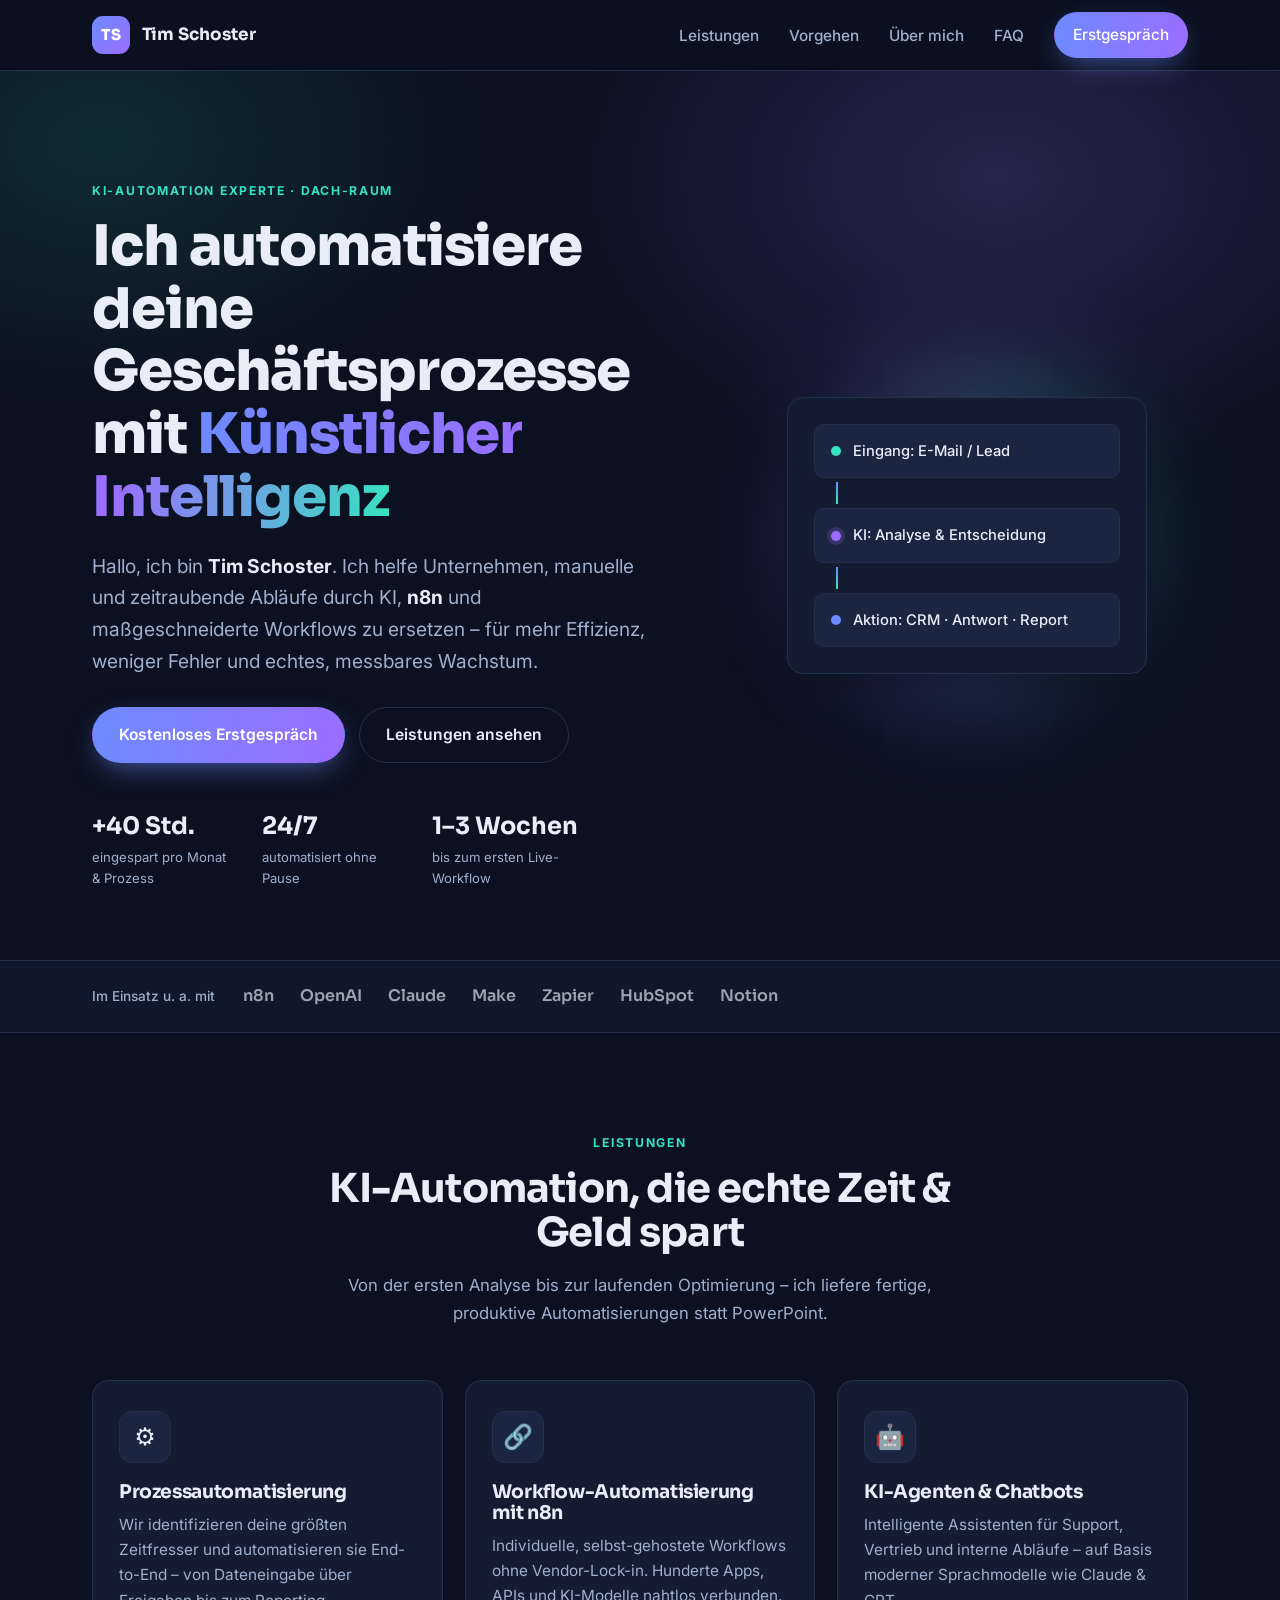
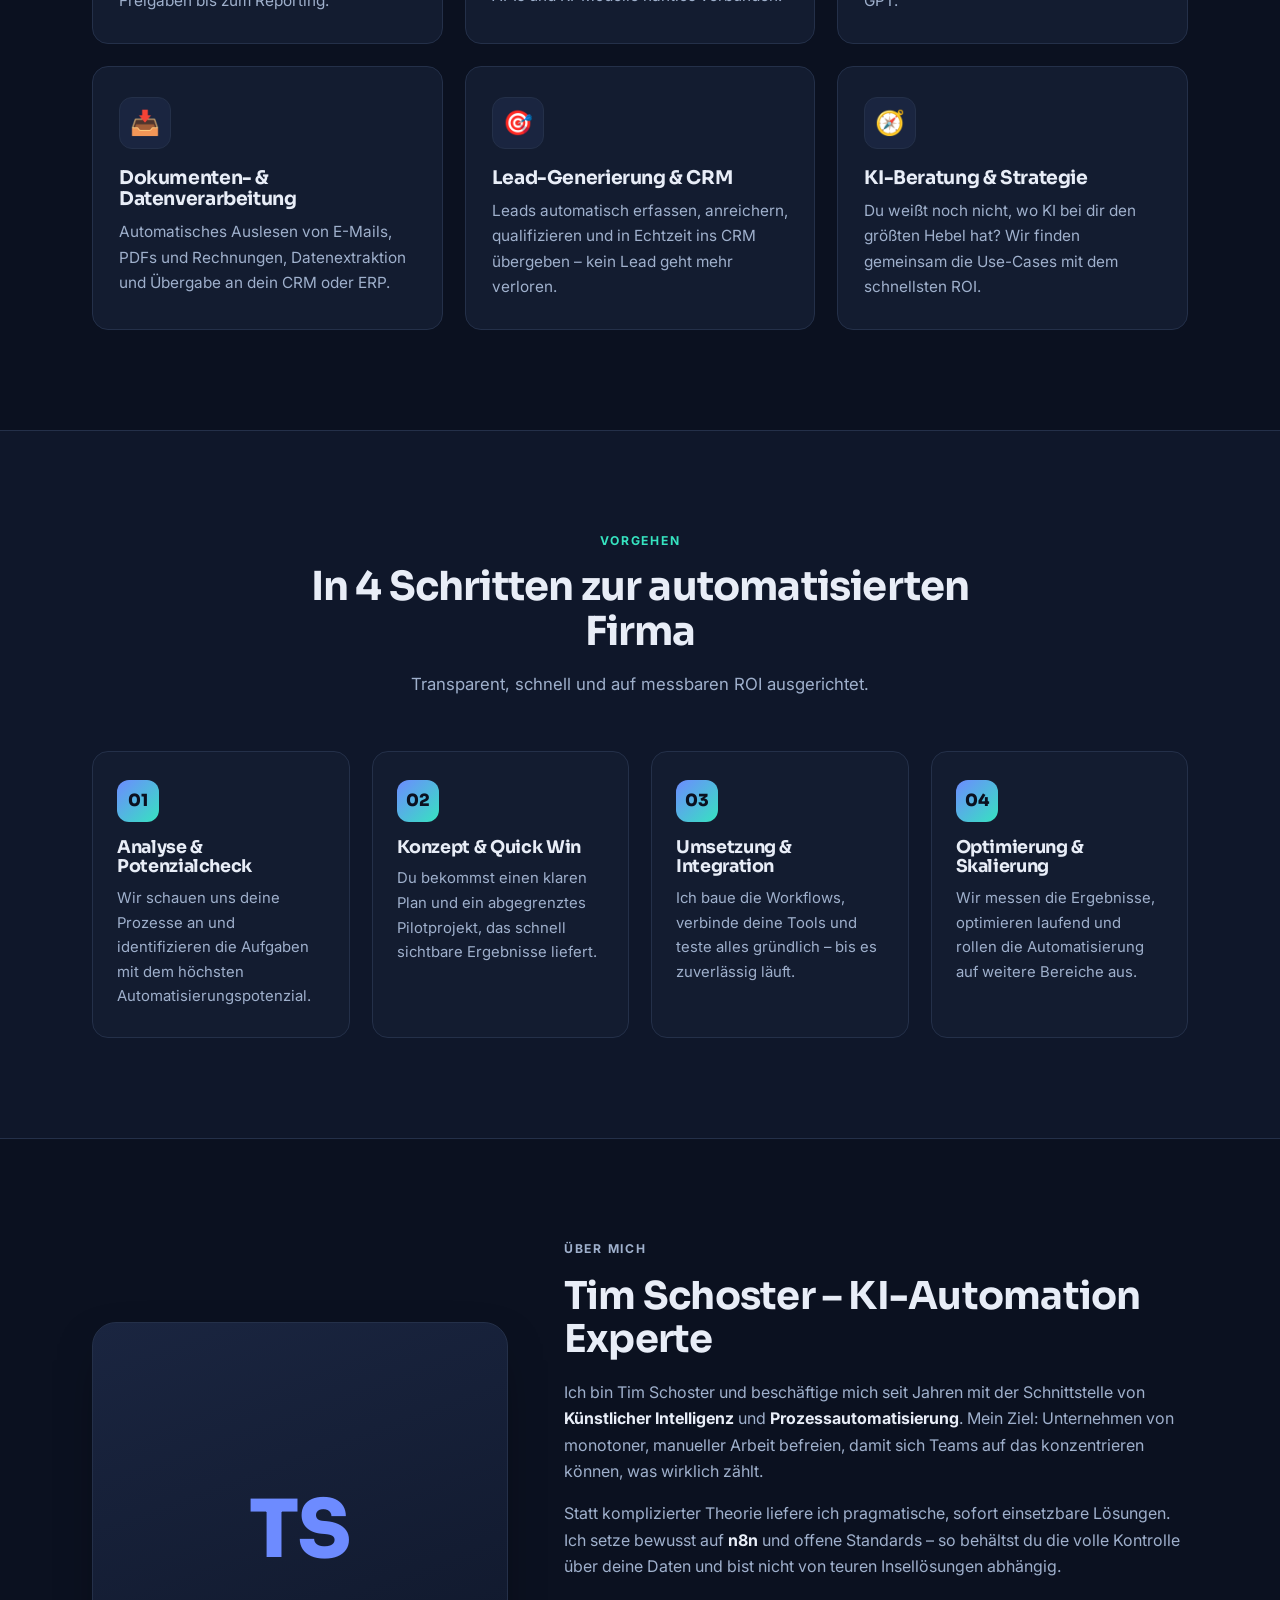
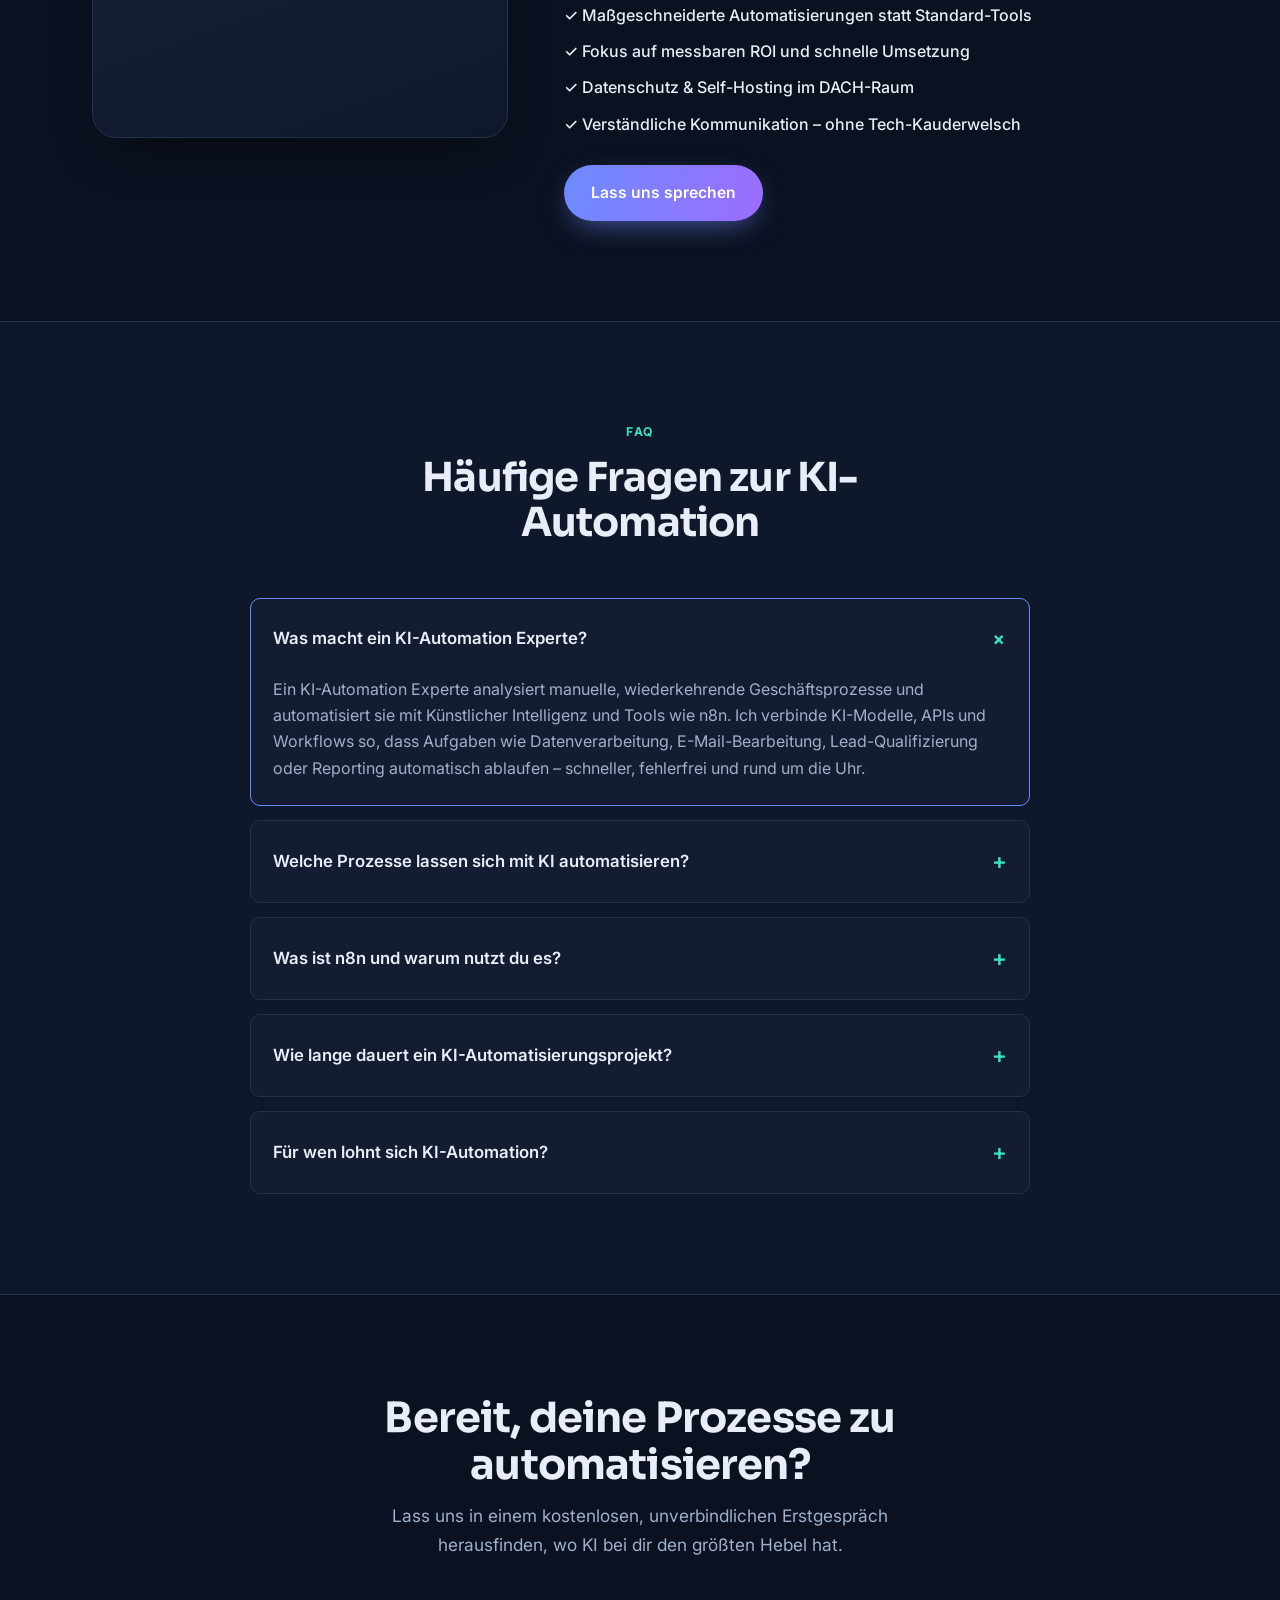
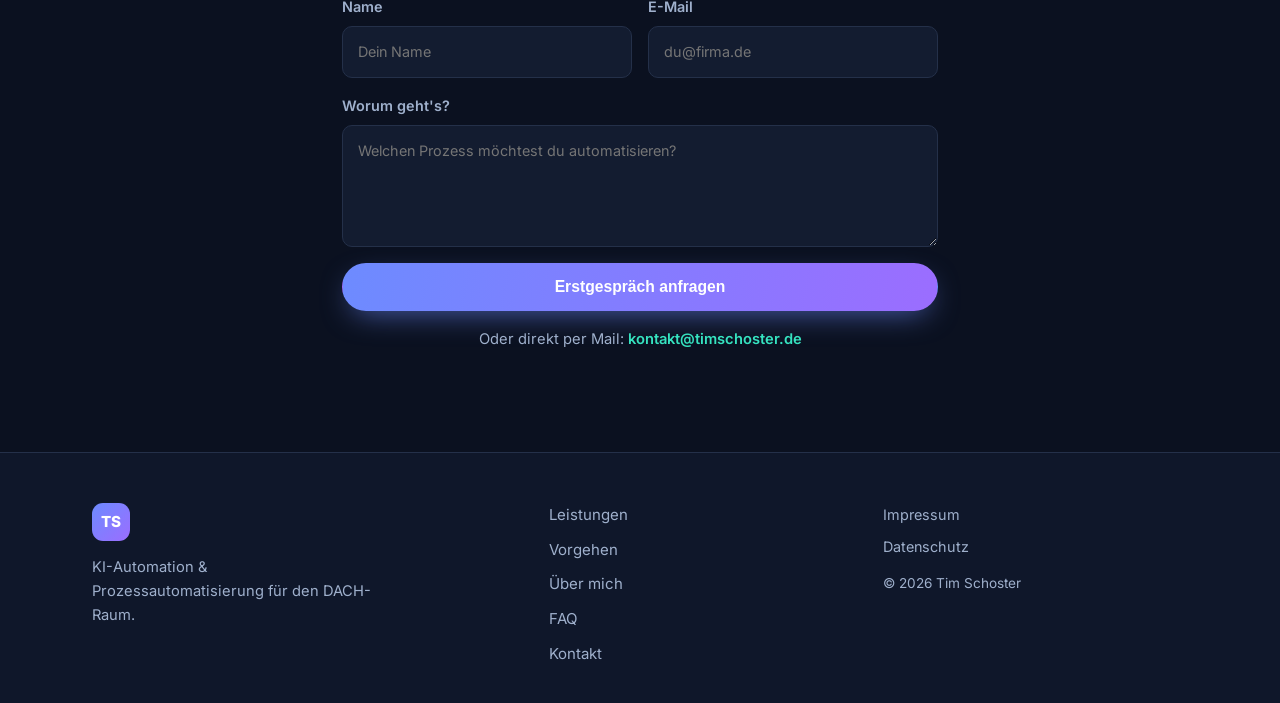
<file: index.html>
<!DOCTYPE html>
<html lang="de">
<head>
  <meta charset="UTF-8" />
  <meta name="viewport" content="width=device-width, initial-scale=1.0" />
  <meta name="theme-color" content="#0b1120" />

  <!-- ============ PRIMARY SEO META ============ -->
  <title>Tim Schoster – KI-Automation Experte | Prozesse automatisieren mit KI &amp; n8n</title>
  <meta name="description" content="Tim Schoster ist KI-Automation Experte und hilft Unternehmen, Prozesse mit KI, n8n und Workflow-Automatisierung zu skalieren. ✓ Mehr Effizienz ✓ Weniger manuelle Arbeit ✓ Messbare Ergebnisse. Jetzt Erstgespräch sichern." />
  <meta name="author" content="Tim Schoster" />
  <meta name="robots" content="index, follow, max-image-preview:large, max-snippet:-1, max-video-preview:-1" />
  <meta name="keywords" content="KI-Automation, KI Automatisierung, AI Automation Experte, n8n Experte, Prozessautomatisierung, Workflow Automatisierung, KI Beratung, Business Automation, Künstliche Intelligenz Unternehmen, Tim Schoster" />
  <link rel="canonical" href="https://www.timschoster.de/" />
  <meta name="language" content="German" />
  <meta name="geo.region" content="DE" />
  <meta name="geo.placename" content="Deutschland" />

  <!-- ============ OPEN GRAPH (Social / Link Previews) ============ -->
  <meta property="og:type" content="website" />
  <meta property="og:locale" content="de_DE" />
  <meta property="og:site_name" content="Tim Schoster – KI-Automation" />
  <meta property="og:title" content="Tim Schoster – KI-Automation Experte" />
  <meta property="og:description" content="Ich automatisiere Geschäftsprozesse mit KI, n8n und maßgeschneiderten Workflows – für mehr Effizienz und messbares Wachstum." />
  <meta property="og:url" content="https://www.timschoster.de/" />
  <meta property="og:image" content="https://www.timschoster.de/assets/img/og-image.png" />
  <meta property="og:image:alt" content="Tim Schoster – KI-Automation Experte" />

  <!-- ============ TWITTER / X CARD ============ -->
  <meta name="twitter:card" content="summary_large_image" />
  <meta name="twitter:title" content="Tim Schoster – KI-Automation Experte" />
  <meta name="twitter:description" content="Ich automatisiere Geschäftsprozesse mit KI, n8n und maßgeschneiderten Workflows – für mehr Effizienz und messbares Wachstum." />
  <meta name="twitter:image" content="https://www.timschoster.de/assets/img/og-image.png" />

  <!-- ============ FAVICON / PWA ============ -->
  <link rel="icon" href="data:image/svg+xml,<svg xmlns='http://www.w3.org/2000/svg' viewBox='0 0 100 100'><text y='.9em' font-size='90'>🤖</text></svg>" />
  <link rel="manifest" href="site.webmanifest" />

  <!-- ============ PERFORMANCE ============ -->
  <link rel="preconnect" href="https://fonts.googleapis.com" />
  <link rel="preconnect" href="https://fonts.gstatic.com" crossorigin />
  <link rel="preload" as="style" href="https://fonts.googleapis.com/css2?family=Inter:wght@400;500;600;700;800&family=Sora:wght@600;700;800&display=swap" />
  <link rel="stylesheet" href="https://fonts.googleapis.com/css2?family=Inter:wght@400;500;600;700;800&family=Sora:wght@600;700;800&display=swap" />
  <link rel="stylesheet" href="assets/css/styles.css" />

  <!-- ============ STRUCTURED DATA / SCHEMA.ORG (SEO + GEO) ============ -->
  <script type="application/ld+json">
  {
    "@context": "https://schema.org",
    "@graph": [
      {
        "@type": "Person",
        "@id": "https://www.timschoster.de/#person",
        "name": "Tim Schoster",
        "givenName": "Tim",
        "familyName": "Schoster",
        "jobTitle": "KI-Automation Experte",
        "description": "Tim Schoster ist KI-Automation Experte und unterstützt Unternehmen dabei, Geschäftsprozesse mit Künstlicher Intelligenz, n8n und Workflow-Automatisierung zu automatisieren und zu skalieren.",
        "url": "https://www.timschoster.de/",
        "image": "https://www.timschoster.de/assets/img/tim-schoster.jpg",
        "email": "mailto:kontakt@timschoster.de",
        "knowsAbout": [
          "KI-Automation",
          "Künstliche Intelligenz",
          "Prozessautomatisierung",
          "Workflow-Automatisierung",
          "n8n",
          "Large Language Models",
          "Business Process Automation",
          "KI-Beratung"
        ],
        "sameAs": [
          "https://www.linkedin.com/in/tim-schoster",
          "https://github.com/timfcb91"
        ]
      },
      {
        "@type": "ProfessionalService",
        "@id": "https://www.timschoster.de/#service",
        "name": "Tim Schoster – KI-Automation",
        "description": "Beratung und Umsetzung von KI-Automatisierung, Prozessautomatisierung und Workflow-Automatisierung mit n8n für Unternehmen im DACH-Raum.",
        "url": "https://www.timschoster.de/",
        "image": "https://www.timschoster.de/assets/img/og-image.png",
        "priceRange": "€€",
        "provider": { "@id": "https://www.timschoster.de/#person" },
        "areaServed": [
          { "@type": "Country", "name": "Deutschland" },
          { "@type": "Country", "name": "Österreich" },
          { "@type": "Country", "name": "Schweiz" }
        ],
        "serviceType": [
          "KI-Automation",
          "Prozessautomatisierung",
          "Workflow-Automatisierung mit n8n",
          "KI-Beratung",
          "KI-Chatbots & Agenten"
        ],
        "availableLanguage": ["de", "en"]
      },
      {
        "@type": "WebSite",
        "@id": "https://www.timschoster.de/#website",
        "url": "https://www.timschoster.de/",
        "name": "Tim Schoster – KI-Automation Experte",
        "inLanguage": "de-DE",
        "publisher": { "@id": "https://www.timschoster.de/#person" }
      },
      {
        "@type": "FAQPage",
        "@id": "https://www.timschoster.de/#faq",
        "mainEntity": [
          {
            "@type": "Question",
            "name": "Was macht ein KI-Automation Experte?",
            "acceptedAnswer": {
              "@type": "Answer",
              "text": "Ein KI-Automation Experte analysiert manuelle, wiederkehrende Geschäftsprozesse und automatisiert sie mit Künstlicher Intelligenz und Tools wie n8n. Tim Schoster verbindet KI-Modelle, APIs und Workflows so, dass Aufgaben wie Datenverarbeitung, E-Mail-Bearbeitung, Lead-Qualifizierung oder Reporting automatisch ablaufen – schneller, fehlerfrei und rund um die Uhr."
            }
          },
          {
            "@type": "Question",
            "name": "Welche Prozesse lassen sich mit KI automatisieren?",
            "acceptedAnswer": {
              "@type": "Answer",
              "text": "Typische Anwendungsfälle sind: automatisierte Kundenkommunikation und Support, Lead-Generierung und -Qualifizierung, Dokumenten- und Rechnungsverarbeitung, Content-Erstellung, Datenextraktion aus E-Mails und PDFs, CRM-Synchronisation sowie internes Reporting. Grundsätzlich eignet sich jeder regelbasierte oder datengetriebene Prozess für die Automatisierung."
            }
          },
          {
            "@type": "Question",
            "name": "Was ist n8n und warum nutzt Tim Schoster es?",
            "acceptedAnswer": {
              "@type": "Answer",
              "text": "n8n ist eine leistungsstarke Open-Source-Plattform für Workflow-Automatisierung. Sie verbindet hunderte Apps, APIs und KI-Modelle ohne Vendor-Lock-in und lässt sich selbst hosten – das sorgt für Datenschutz, volle Kontrolle und niedrige Lizenzkosten. Tim Schoster setzt n8n ein, um individuelle, skalierbare Automatisierungen statt teurer Insellösungen zu bauen."
            }
          },
          {
            "@type": "Question",
            "name": "Wie lange dauert ein KI-Automatisierungsprojekt?",
            "acceptedAnswer": {
              "@type": "Answer",
              "text": "Ein erster automatisierter Workflow ist oft schon innerhalb von 1–3 Wochen produktiv. Umfangreichere Projekte mit mehreren Prozessen und KI-Agenten dauern in der Regel 4–12 Wochen. Der Einstieg erfolgt meist mit einem klar abgegrenzten Pilotprojekt, das schnell einen messbaren ROI liefert."
            }
          },
          {
            "@type": "Question",
            "name": "Für wen lohnt sich KI-Automation?",
            "acceptedAnswer": {
              "@type": "Answer",
              "text": "KI-Automation lohnt sich für KMU, Agenturen, E-Commerce-Unternehmen und Dienstleister, die mit manuellen, wiederkehrenden Aufgaben Zeit verlieren. Schon ab wenigen Stunden eingesparter Arbeit pro Woche amortisiert sich eine Automatisierung – und schafft gleichzeitig Kapazität für Wachstum."
            }
          }
        ]
      }
    ]
  }
  </script>
</head>

<body>
  <a class="skip-link" href="#main">Zum Inhalt springen</a>

  <!-- ============ HEADER ============ -->
  <header class="site-header" id="top">
    <nav class="nav container" aria-label="Hauptnavigation">
      <a href="#top" class="brand" aria-label="Tim Schoster Startseite">
        <span class="brand-mark" aria-hidden="true">TS</span>
        <span class="brand-name">Tim Schoster</span>
      </a>
      <button class="nav-toggle" aria-expanded="false" aria-controls="nav-menu" aria-label="Menü öffnen">
        <span></span><span></span><span></span>
      </button>
      <ul class="nav-menu" id="nav-menu">
        <li><a href="#leistungen">Leistungen</a></li>
        <li><a href="#vorgehen">Vorgehen</a></li>
        <li><a href="#ueber-mich">Über mich</a></li>
        <li><a href="#faq">FAQ</a></li>
        <li><a href="#kontakt" class="btn btn-sm btn-primary">Erstgespräch</a></li>
      </ul>
    </nav>
  </header>

  <main id="main">

    <!-- ============ HERO ============ -->
    <section class="hero">
      <div class="container hero-grid">
        <div class="hero-copy">
          <p class="eyebrow">KI-Automation Experte · DACH-Raum</p>
          <h1>Ich automatisiere deine Geschäftsprozesse mit&nbsp;<span class="grad">Künstlicher Intelligenz</span></h1>
          <p class="lead">
            Hallo, ich bin <strong>Tim Schoster</strong>. Ich helfe Unternehmen, manuelle und zeitraubende Abläufe
            durch KI, <strong>n8n</strong> und maßgeschneiderte Workflows zu ersetzen – für mehr Effizienz,
            weniger Fehler und echtes, messbares Wachstum.
          </p>
          <div class="hero-cta">
            <a href="#kontakt" class="btn btn-primary">Kostenloses Erstgespräch</a>
            <a href="#leistungen" class="btn btn-ghost">Leistungen ansehen</a>
          </div>
          <ul class="hero-trust" aria-label="Kennzahlen">
            <li><strong>+40&nbsp;Std.</strong><span>eingespart pro Monat &amp; Prozess</span></li>
            <li><strong>24/7</strong><span>automatisiert ohne Pause</span></li>
            <li><strong>1–3&nbsp;Wochen</strong><span>bis zum ersten Live-Workflow</span></li>
          </ul>
        </div>
        <div class="hero-visual" aria-hidden="true">
          <div class="orb"></div>
          <div class="flow-card">
            <div class="flow-node"><span class="dot in"></span> Eingang: E-Mail / Lead</div>
            <div class="flow-line"></div>
            <div class="flow-node"><span class="dot ai"></span> KI: Analyse &amp; Entscheidung</div>
            <div class="flow-line"></div>
            <div class="flow-node"><span class="dot out"></span> Aktion: CRM · Antwort · Report</div>
          </div>
        </div>
      </div>
    </section>

    <!-- ============ SOCIAL PROOF / LOGOS ============ -->
    <section class="strip" aria-label="Eingesetzte Technologien">
      <div class="container strip-inner">
        <span>Im Einsatz u.&nbsp;a. mit</span>
        <ul>
          <li>n8n</li><li>OpenAI</li><li>Claude</li><li>Make</li><li>Zapier</li><li>HubSpot</li><li>Notion</li>
        </ul>
      </div>
    </section>

    <!-- ============ LEISTUNGEN ============ -->
    <section id="leistungen" class="section">
      <div class="container">
        <header class="section-head">
          <p class="eyebrow">Leistungen</p>
          <h2>KI-Automation, die echte Zeit &amp; Geld spart</h2>
          <p class="section-sub">Von der ersten Analyse bis zur laufenden Optimierung – ich liefere fertige, produktive Automatisierungen statt PowerPoint.</p>
        </header>

        <div class="cards">
          <article class="card">
            <div class="card-icon" aria-hidden="true">⚙️</div>
            <h3>Prozessautomatisierung</h3>
            <p>Wir identifizieren deine größten Zeitfresser und automatisieren sie End-to-End – von Dateneingabe über Freigaben bis zum Reporting.</p>
          </article>
          <article class="card">
            <div class="card-icon" aria-hidden="true">🔗</div>
            <h3>Workflow-Automatisierung mit n8n</h3>
            <p>Individuelle, selbst-gehostete Workflows ohne Vendor-Lock-in. Hunderte Apps, APIs und KI-Modelle nahtlos verbunden.</p>
          </article>
          <article class="card">
            <div class="card-icon" aria-hidden="true">🤖</div>
            <h3>KI-Agenten &amp; Chatbots</h3>
            <p>Intelligente Assistenten für Support, Vertrieb und interne Abläufe – auf Basis moderner Sprachmodelle wie Claude &amp; GPT.</p>
          </article>
          <article class="card">
            <div class="card-icon" aria-hidden="true">📥</div>
            <h3>Dokumenten- &amp; Datenverarbeitung</h3>
            <p>Automatisches Auslesen von E-Mails, PDFs und Rechnungen, Datenextraktion und Übergabe an dein CRM oder ERP.</p>
          </article>
          <article class="card">
            <div class="card-icon" aria-hidden="true">🎯</div>
            <h3>Lead-Generierung &amp; CRM</h3>
            <p>Leads automatisch erfassen, anreichern, qualifizieren und in Echtzeit ins CRM übergeben – kein Lead geht mehr verloren.</p>
          </article>
          <article class="card">
            <div class="card-icon" aria-hidden="true">🧭</div>
            <h3>KI-Beratung &amp; Strategie</h3>
            <p>Du weißt noch nicht, wo KI bei dir den größten Hebel hat? Wir finden gemeinsam die Use-Cases mit dem schnellsten ROI.</p>
          </article>
        </div>
      </div>
    </section>

    <!-- ============ VORGEHEN ============ -->
    <section id="vorgehen" class="section section-alt">
      <div class="container">
        <header class="section-head">
          <p class="eyebrow">Vorgehen</p>
          <h2>In 4 Schritten zur automatisierten Firma</h2>
          <p class="section-sub">Transparent, schnell und auf messbaren ROI ausgerichtet.</p>
        </header>

        <ol class="steps">
          <li class="step">
            <span class="step-num">01</span>
            <h3>Analyse &amp; Potenzialcheck</h3>
            <p>Wir schauen uns deine Prozesse an und identifizieren die Aufgaben mit dem höchsten Automatisierungspotenzial.</p>
          </li>
          <li class="step">
            <span class="step-num">02</span>
            <h3>Konzept &amp; Quick Win</h3>
            <p>Du bekommst einen klaren Plan und ein abgegrenztes Pilotprojekt, das schnell sichtbare Ergebnisse liefert.</p>
          </li>
          <li class="step">
            <span class="step-num">03</span>
            <h3>Umsetzung &amp; Integration</h3>
            <p>Ich baue die Workflows, verbinde deine Tools und teste alles gründlich – bis es zuverlässig läuft.</p>
          </li>
          <li class="step">
            <span class="step-num">04</span>
            <h3>Optimierung &amp; Skalierung</h3>
            <p>Wir messen die Ergebnisse, optimieren laufend und rollen die Automatisierung auf weitere Bereiche aus.</p>
          </li>
        </ol>
      </div>
    </section>

    <!-- ============ ÜBER MICH ============ -->
    <section id="ueber-mich" class="section">
      <div class="container about-grid">
        <div class="about-photo" aria-hidden="true">
          <div class="photo-frame"><span>TS</span></div>
        </div>
        <div class="about-copy">
          <p class="eyebrow">Über mich</p>
          <h2>Tim Schoster – KI-Automation Experte</h2>
          <p>
            Ich bin Tim Schoster und beschäftige mich seit Jahren mit der Schnittstelle von <strong>Künstlicher
            Intelligenz</strong> und <strong>Prozessautomatisierung</strong>. Mein Ziel: Unternehmen von monotoner,
            manueller Arbeit befreien, damit sich Teams auf das konzentrieren können, was wirklich zählt.
          </p>
          <p>
            Statt komplizierter Theorie liefere ich pragmatische, sofort einsetzbare Lösungen. Ich setze bewusst auf
            <strong>n8n</strong> und offene Standards – so behältst du die volle Kontrolle über deine Daten und bist
            nicht von teuren Insellösungen abhängig.
          </p>
          <ul class="about-list">
            <li>✓ Maßgeschneiderte Automatisierungen statt Standard-Tools</li>
            <li>✓ Fokus auf messbaren ROI und schnelle Umsetzung</li>
            <li>✓ Datenschutz &amp; Self-Hosting im DACH-Raum</li>
            <li>✓ Verständliche Kommunikation – ohne Tech-Kauderwelsch</li>
          </ul>
          <a href="#kontakt" class="btn btn-primary">Lass uns sprechen</a>
        </div>
      </div>
    </section>

    <!-- ============ FAQ ============ -->
    <section id="faq" class="section section-alt">
      <div class="container">
        <header class="section-head">
          <p class="eyebrow">FAQ</p>
          <h2>Häufige Fragen zur KI-Automation</h2>
        </header>

        <div class="faq">
          <details class="faq-item" open>
            <summary>Was macht ein KI-Automation Experte?</summary>
            <p>Ein KI-Automation Experte analysiert manuelle, wiederkehrende Geschäftsprozesse und automatisiert sie mit Künstlicher Intelligenz und Tools wie n8n. Ich verbinde KI-Modelle, APIs und Workflows so, dass Aufgaben wie Datenverarbeitung, E-Mail-Bearbeitung, Lead-Qualifizierung oder Reporting automatisch ablaufen – schneller, fehlerfrei und rund um die Uhr.</p>
          </details>
          <details class="faq-item">
            <summary>Welche Prozesse lassen sich mit KI automatisieren?</summary>
            <p>Typische Anwendungsfälle: automatisierte Kundenkommunikation und Support, Lead-Generierung und -Qualifizierung, Dokumenten- und Rechnungsverarbeitung, Content-Erstellung, Datenextraktion aus E-Mails und PDFs, CRM-Synchronisation sowie internes Reporting. Grundsätzlich eignet sich jeder regelbasierte oder datengetriebene Prozess.</p>
          </details>
          <details class="faq-item">
            <summary>Was ist n8n und warum nutzt du es?</summary>
            <p>n8n ist eine leistungsstarke Open-Source-Plattform für Workflow-Automatisierung. Sie verbindet hunderte Apps, APIs und KI-Modelle ohne Vendor-Lock-in und lässt sich selbst hosten – das sorgt für Datenschutz, volle Kontrolle und niedrige Lizenzkosten. So baue ich individuelle, skalierbare Automatisierungen statt teurer Insellösungen.</p>
          </details>
          <details class="faq-item">
            <summary>Wie lange dauert ein KI-Automatisierungsprojekt?</summary>
            <p>Ein erster automatisierter Workflow ist oft schon innerhalb von 1–3 Wochen produktiv. Umfangreichere Projekte mit mehreren Prozessen und KI-Agenten dauern in der Regel 4–12 Wochen. Der Einstieg erfolgt meist mit einem klar abgegrenzten Pilotprojekt, das schnell einen messbaren ROI liefert.</p>
          </details>
          <details class="faq-item">
            <summary>Für wen lohnt sich KI-Automation?</summary>
            <p>Für KMU, Agenturen, E-Commerce-Unternehmen und Dienstleister, die mit manuellen, wiederkehrenden Aufgaben Zeit verlieren. Schon ab wenigen eingesparten Stunden pro Woche amortisiert sich eine Automatisierung – und schafft gleichzeitig Kapazität für Wachstum.</p>
          </details>
        </div>
      </div>
    </section>

    <!-- ============ KONTAKT / CTA ============ -->
    <section id="kontakt" class="section cta">
      <div class="container cta-inner">
        <h2>Bereit, deine Prozesse zu automatisieren?</h2>
        <p>Lass uns in einem kostenlosen, unverbindlichen Erstgespräch herausfinden, wo KI bei dir den größten Hebel hat.</p>
        <form class="contact-form" action="#" method="post" novalidate>
          <div class="form-row">
            <label>Name
              <input type="text" name="name" autocomplete="name" required placeholder="Dein Name" />
            </label>
            <label>E-Mail
              <input type="email" name="email" autocomplete="email" required placeholder="du@firma.de" />
            </label>
          </div>
          <label>Worum geht's?
            <textarea name="message" rows="4" placeholder="Welchen Prozess möchtest du automatisieren?"></textarea>
          </label>
          <button type="submit" class="btn btn-primary btn-block">Erstgespräch anfragen</button>
          <p class="form-alt">Oder direkt per Mail: <a href="mailto:kontakt@timschoster.de">kontakt@timschoster.de</a></p>
        </form>
      </div>
    </section>
  </main>

  <!-- ============ FOOTER ============ -->
  <footer class="site-footer">
    <div class="container footer-grid">
      <div>
        <span class="brand-mark" aria-hidden="true">TS</span>
        <p class="footer-tag">KI-Automation &amp; Prozessautomatisierung für den DACH-Raum.</p>
      </div>
      <nav aria-label="Footer-Navigation">
        <a href="#leistungen">Leistungen</a>
        <a href="#vorgehen">Vorgehen</a>
        <a href="#ueber-mich">Über mich</a>
        <a href="#faq">FAQ</a>
        <a href="#kontakt">Kontakt</a>
      </nav>
      <div class="footer-legal">
        <a href="impressum.html">Impressum</a>
        <a href="datenschutz.html">Datenschutz</a>
        <p>© <span id="year">2026</span> Tim Schoster</p>
      </div>
    </div>
  </footer>

  <script src="assets/js/main.js" defer></script>
</body>
</html>
</file>
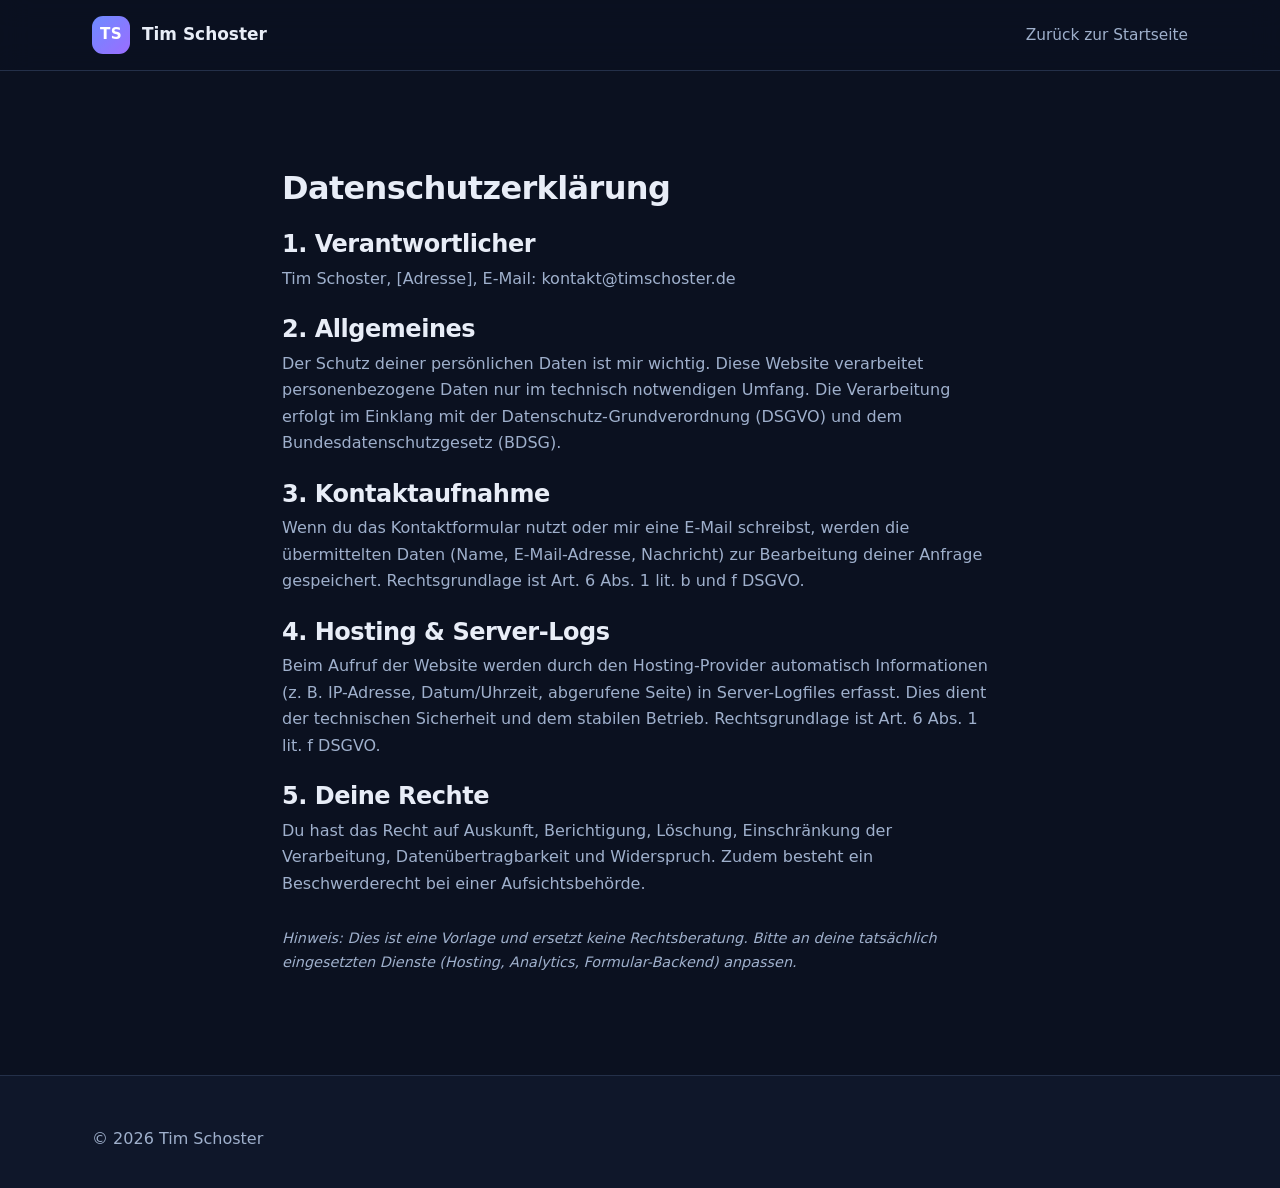
<file: datenschutz.html>
<!DOCTYPE html>
<html lang="de">
<head>
  <meta charset="UTF-8" />
  <meta name="viewport" content="width=device-width, initial-scale=1.0" />
  <title>Datenschutzerklärung | Tim Schoster – KI-Automation</title>
  <meta name="robots" content="noindex, follow" />
  <link rel="stylesheet" href="assets/css/styles.css" />
</head>
<body>
  <header class="site-header">
    <nav class="nav container" aria-label="Hauptnavigation">
      <a href="index.html" class="brand"><span class="brand-mark">TS</span><span class="brand-name">Tim Schoster</span></a>
      <ul class="nav-menu"><li><a href="index.html">Zurück zur Startseite</a></li></ul>
    </nav>
  </header>
  <main class="section">
    <div class="container" style="max-width:760px">
      <h1 style="font-size:2rem;margin-bottom:24px">Datenschutzerklärung</h1>

      <h2 style="margin:24px 0 8px">1. Verantwortlicher</h2>
      <p style="color:var(--muted)">Tim Schoster, [Adresse], E-Mail: kontakt@timschoster.de</p>

      <h2 style="margin:24px 0 8px">2. Allgemeines</h2>
      <p style="color:var(--muted)">
        Der Schutz deiner persönlichen Daten ist mir wichtig. Diese Website verarbeitet personenbezogene
        Daten nur im technisch notwendigen Umfang. Die Verarbeitung erfolgt im Einklang mit der
        Datenschutz-Grundverordnung (DSGVO) und dem Bundesdatenschutzgesetz (BDSG).
      </p>

      <h2 style="margin:24px 0 8px">3. Kontaktaufnahme</h2>
      <p style="color:var(--muted)">
        Wenn du das Kontaktformular nutzt oder mir eine E-Mail schreibst, werden die übermittelten Daten
        (Name, E-Mail-Adresse, Nachricht) zur Bearbeitung deiner Anfrage gespeichert. Rechtsgrundlage ist
        Art. 6 Abs. 1 lit. b und f DSGVO.
      </p>

      <h2 style="margin:24px 0 8px">4. Hosting &amp; Server-Logs</h2>
      <p style="color:var(--muted)">
        Beim Aufruf der Website werden durch den Hosting-Provider automatisch Informationen (z.&nbsp;B.
        IP-Adresse, Datum/Uhrzeit, abgerufene Seite) in Server-Logfiles erfasst. Dies dient der technischen
        Sicherheit und dem stabilen Betrieb. Rechtsgrundlage ist Art. 6 Abs. 1 lit. f DSGVO.
      </p>

      <h2 style="margin:24px 0 8px">5. Deine Rechte</h2>
      <p style="color:var(--muted)">
        Du hast das Recht auf Auskunft, Berichtigung, Löschung, Einschränkung der Verarbeitung,
        Datenübertragbarkeit und Widerspruch. Zudem besteht ein Beschwerderecht bei einer Aufsichtsbehörde.
      </p>

      <p style="color:var(--muted);margin-top:30px;font-size:.9rem">
        <em>Hinweis: Dies ist eine Vorlage und ersetzt keine Rechtsberatung. Bitte an deine tatsächlich
        eingesetzten Dienste (Hosting, Analytics, Formular-Backend) anpassen.</em>
      </p>
    </div>
  </main>
  <footer class="site-footer"><div class="container"><p style="color:var(--muted)">© <span id="y">2026</span> Tim Schoster</p></div></footer>
  <script>document.getElementById('y').textContent=new Date().getFullYear()</script>
</body>
</html>
</file>
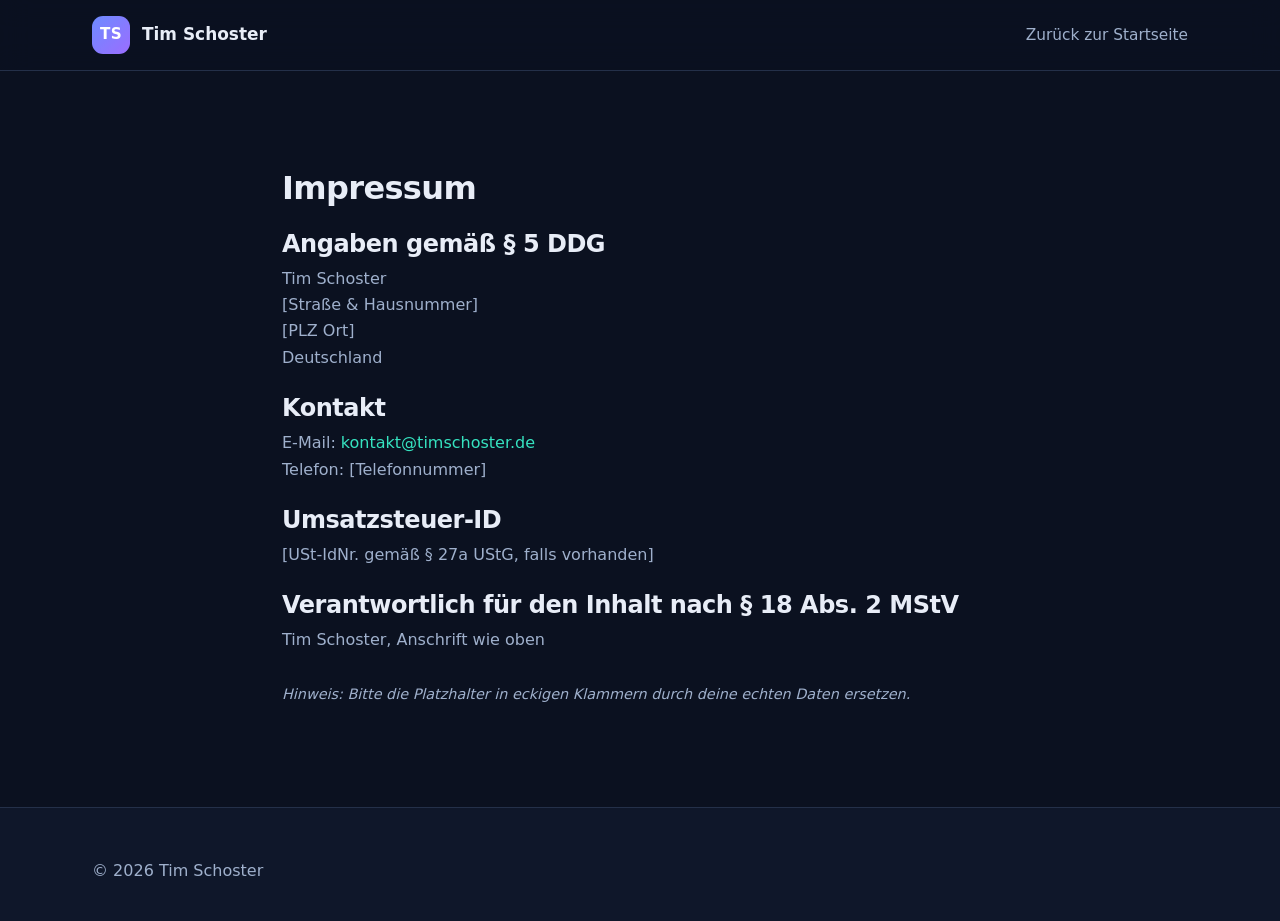
<file: impressum.html>
<!DOCTYPE html>
<html lang="de">
<head>
  <meta charset="UTF-8" />
  <meta name="viewport" content="width=device-width, initial-scale=1.0" />
  <title>Impressum | Tim Schoster – KI-Automation</title>
  <meta name="robots" content="noindex, follow" />
  <link rel="stylesheet" href="assets/css/styles.css" />
</head>
<body>
  <header class="site-header">
    <nav class="nav container" aria-label="Hauptnavigation">
      <a href="index.html" class="brand"><span class="brand-mark">TS</span><span class="brand-name">Tim Schoster</span></a>
      <ul class="nav-menu"><li><a href="index.html">Zurück zur Startseite</a></li></ul>
    </nav>
  </header>
  <main class="section">
    <div class="container" style="max-width:760px">
      <h1 style="font-size:2rem;margin-bottom:24px">Impressum</h1>

      <h2 style="margin:24px 0 8px">Angaben gemäß § 5 DDG</h2>
      <p style="color:var(--muted)">
        Tim Schoster<br />
        [Straße &amp; Hausnummer]<br />
        [PLZ Ort]<br />
        Deutschland
      </p>

      <h2 style="margin:24px 0 8px">Kontakt</h2>
      <p style="color:var(--muted)">
        E-Mail: <a href="mailto:kontakt@timschoster.de" style="color:var(--accent)">kontakt@timschoster.de</a><br />
        Telefon: [Telefonnummer]
      </p>

      <h2 style="margin:24px 0 8px">Umsatzsteuer-ID</h2>
      <p style="color:var(--muted)">[USt-IdNr. gemäß § 27a UStG, falls vorhanden]</p>

      <h2 style="margin:24px 0 8px">Verantwortlich für den Inhalt nach § 18 Abs. 2 MStV</h2>
      <p style="color:var(--muted)">Tim Schoster, Anschrift wie oben</p>

      <p style="color:var(--muted);margin-top:30px;font-size:.9rem">
        <em>Hinweis: Bitte die Platzhalter in eckigen Klammern durch deine echten Daten ersetzen.</em>
      </p>
    </div>
  </main>
  <footer class="site-footer"><div class="container"><p style="color:var(--muted)">© <span id="y">2026</span> Tim Schoster</p></div></footer>
  <script>document.getElementById('y').textContent=new Date().getFullYear()</script>
</body>
</html>
</file>
<file: assets/css/styles.css>
/* ============================================================
   Tim Schoster – KI-Automation | Stylesheet
   ============================================================ */

:root {
  --bg:        #0b1120;
  --bg-alt:    #0f172a;
  --surface:   #131c30;
  --surface-2: #1a2540;
  --border:    #243049;
  --text:      #e8edf7;
  --muted:     #9fb0cc;
  --primary:   #6d8bff;
  --primary-2: #9b6dff;
  --accent:    #36e3c0;
  --radius:    16px;
  --radius-sm: 10px;
  --maxw:      1140px;
  --shadow:    0 18px 50px -20px rgba(0,0,0,.6);
  --font-body: 'Inter', system-ui, -apple-system, Segoe UI, Roboto, sans-serif;
  --font-head: 'Sora', 'Inter', system-ui, sans-serif;
}

* { box-sizing: border-box; margin: 0; padding: 0; }

html { scroll-behavior: smooth; -webkit-text-size-adjust: 100%; }

body {
  font-family: var(--font-body);
  background: var(--bg);
  color: var(--text);
  line-height: 1.65;
  overflow-x: hidden;
  -webkit-font-smoothing: antialiased;
}

img { max-width: 100%; display: block; }
a { color: inherit; text-decoration: none; }

.container { width: 100%; max-width: var(--maxw); margin-inline: auto; padding-inline: 22px; }

h1, h2, h3 { font-family: var(--font-head); line-height: 1.12; letter-spacing: -.02em; }

.grad {
  background: linear-gradient(100deg, var(--primary), var(--primary-2) 55%, var(--accent));
  -webkit-background-clip: text; background-clip: text; color: transparent;
}

.eyebrow {
  text-transform: uppercase; letter-spacing: .14em; font-size: .76rem;
  font-weight: 700; color: var(--accent); margin-bottom: 14px;
}

.skip-link {
  position: absolute; left: -999px; top: 0; background: var(--primary);
  color: #fff; padding: 10px 16px; border-radius: 0 0 8px 0; z-index: 999;
}
.skip-link:focus { left: 0; }

/* ---------- Buttons ---------- */
.btn {
  display: inline-flex; align-items: center; justify-content: center; gap: 8px;
  font-weight: 600; font-size: .98rem; padding: 14px 26px; border-radius: 999px;
  border: 1px solid transparent; cursor: pointer; transition: transform .15s ease, box-shadow .2s ease, background .2s ease;
  white-space: nowrap;
}
.btn-primary {
  background: linear-gradient(100deg, var(--primary), var(--primary-2));
  color: #fff; box-shadow: 0 10px 30px -10px rgba(109,139,255,.7);
}
.btn-primary:hover { transform: translateY(-2px); box-shadow: 0 16px 36px -12px rgba(155,109,255,.8); }
.btn-ghost { background: transparent; color: var(--text); border-color: var(--border); }
.btn-ghost:hover { background: var(--surface); border-color: var(--primary); }
.btn-sm { padding: 9px 18px; font-size: .9rem; }
.btn-block { width: 100%; }

/* ---------- Header / Nav ---------- */
.site-header {
  position: sticky; top: 0; z-index: 100;
  background: rgba(11,17,32,.78); backdrop-filter: blur(14px);
  border-bottom: 1px solid var(--border);
}
.nav { display: flex; align-items: center; justify-content: space-between; height: 70px; }
.brand { display: flex; align-items: center; gap: 12px; font-weight: 700; font-family: var(--font-head); }
.brand-mark {
  display: grid; place-items: center; width: 38px; height: 38px; border-radius: 11px;
  background: linear-gradient(135deg, var(--primary), var(--primary-2)); color: #fff;
  font-weight: 800; font-size: .95rem; letter-spacing: .02em;
}
.brand-name { font-size: 1.06rem; }
.nav-menu { list-style: none; display: flex; align-items: center; gap: 30px; }
.nav-menu a { color: var(--muted); font-weight: 500; font-size: .96rem; transition: color .15s; }
.nav-menu a:hover { color: var(--text); }
.nav-menu .btn { color: #fff; }
.nav-toggle { display: none; flex-direction: column; gap: 5px; background: none; border: 0; cursor: pointer; padding: 8px; }
.nav-toggle span { width: 24px; height: 2px; background: var(--text); border-radius: 2px; transition: .25s; }

/* ---------- Hero ---------- */
.hero { position: relative; padding: clamp(56px, 9vw, 110px) 0 70px; overflow: hidden; }
.hero::before {
  content: ""; position: absolute; inset: 0;
  background:
    radial-gradient(60% 60% at 78% 12%, rgba(155,109,255,.20), transparent 60%),
    radial-gradient(50% 50% at 8% 8%, rgba(54,227,192,.12), transparent 60%);
  pointer-events: none;
}
.hero-grid { position: relative; display: grid; grid-template-columns: 1.15fr .85fr; gap: 56px; align-items: center; }
.hero h1 { font-size: clamp(2.1rem, 5vw, 3.5rem); font-weight: 800; margin-bottom: 22px; }
.lead { font-size: clamp(1.02rem, 1.6vw, 1.2rem); color: var(--muted); max-width: 560px; margin-bottom: 30px; }
.lead strong { color: var(--text); }
.hero-cta { display: flex; flex-wrap: wrap; gap: 14px; margin-bottom: 44px; }
.hero-trust { list-style: none; display: flex; flex-wrap: wrap; gap: 30px; }
.hero-trust li { display: flex; flex-direction: column; }
.hero-trust strong { font-family: var(--font-head); font-size: 1.5rem; color: var(--text); }
.hero-trust span { font-size: .82rem; color: var(--muted); max-width: 140px; }

/* Hero visual */
.hero-visual { position: relative; display: grid; place-items: center; min-height: 320px; }
.orb {
  position: absolute; width: 320px; height: 320px; border-radius: 50%;
  background: conic-gradient(from 180deg, var(--primary), var(--primary-2), var(--accent), var(--primary));
  filter: blur(60px); opacity: .35; animation: spin 18s linear infinite;
}
@keyframes spin { to { transform: rotate(360deg); } }
.flow-card {
  position: relative; width: min(360px, 100%); background: var(--surface);
  border: 1px solid var(--border); border-radius: var(--radius); padding: 26px;
  box-shadow: var(--shadow); display: grid; gap: 4px;
}
.flow-node {
  display: flex; align-items: center; gap: 12px; background: var(--surface-2);
  border: 1px solid var(--border); border-radius: var(--radius-sm); padding: 14px 16px;
  font-size: .92rem; font-weight: 500;
}
.flow-line { width: 2px; height: 22px; margin-left: 22px; background: linear-gradient(var(--primary), var(--accent)); }
.dot { width: 10px; height: 10px; border-radius: 50%; flex: none; }
.dot.in { background: var(--accent); }
.dot.ai { background: var(--primary-2); box-shadow: 0 0 0 4px rgba(155,109,255,.2); }
.dot.out { background: var(--primary); }

/* ---------- Tech strip ---------- */
.strip { border-block: 1px solid var(--border); background: var(--bg-alt); }
.strip-inner { display: flex; align-items: center; gap: 28px; flex-wrap: wrap; padding-block: 22px; }
.strip-inner > span { color: var(--muted); font-size: .85rem; font-weight: 500; }
.strip-inner ul { list-style: none; display: flex; flex-wrap: wrap; gap: 26px; }
.strip-inner li { color: var(--text); font-weight: 600; opacity: .65; font-family: var(--font-head); }

/* ---------- Sections ---------- */
.section { padding: clamp(60px, 8vw, 100px) 0; }
.section-alt { background: var(--bg-alt); border-block: 1px solid var(--border); }
.section-head { max-width: 660px; margin: 0 auto 52px; text-align: center; }
.section-head h2 { font-size: clamp(1.7rem, 3.4vw, 2.5rem); font-weight: 700; margin-bottom: 16px; }
.section-sub { color: var(--muted); font-size: 1.05rem; }

/* ---------- Cards ---------- */
.cards { display: grid; grid-template-columns: repeat(3, 1fr); gap: 22px; }
.card {
  background: var(--surface); border: 1px solid var(--border); border-radius: var(--radius);
  padding: 30px 26px; transition: transform .18s ease, border-color .18s ease;
}
.card:hover { transform: translateY(-4px); border-color: var(--primary); }
.card-icon {
  width: 52px; height: 52px; display: grid; place-items: center; font-size: 1.5rem;
  background: var(--surface-2); border: 1px solid var(--border); border-radius: 13px; margin-bottom: 18px;
}
.card h3 { font-size: 1.18rem; margin-bottom: 10px; }
.card p { color: var(--muted); font-size: .96rem; }

/* ---------- Steps ---------- */
.steps { list-style: none; display: grid; grid-template-columns: repeat(4, 1fr); gap: 22px; counter-reset: step; }
.step {
  background: var(--surface); border: 1px solid var(--border); border-radius: var(--radius);
  padding: 28px 24px; position: relative;
}
.step-num {
  font-family: var(--font-head); font-size: 1.05rem; font-weight: 800; color: var(--bg);
  background: linear-gradient(135deg, var(--primary), var(--accent));
  display: inline-grid; place-items: center; width: 42px; height: 42px; border-radius: 12px; margin-bottom: 16px;
}
.step h3 { font-size: 1.1rem; margin-bottom: 9px; }
.step p { color: var(--muted); font-size: .93rem; }

/* ---------- About ---------- */
.about-grid { display: grid; grid-template-columns: .8fr 1.2fr; gap: 56px; align-items: center; }
.photo-frame {
  aspect-ratio: 1; border-radius: 24px; display: grid; place-items: center;
  background: linear-gradient(160deg, var(--surface-2), var(--bg-alt));
  border: 1px solid var(--border); box-shadow: var(--shadow);
  font-family: var(--font-head); font-size: clamp(3rem, 9vw, 5rem); font-weight: 800; color: var(--primary);
}
.about-copy h2 { font-size: clamp(1.7rem, 3.4vw, 2.4rem); margin-bottom: 18px; }
.about-copy p { color: var(--muted); margin-bottom: 16px; }
.about-copy p strong { color: var(--text); }
.about-list { list-style: none; display: grid; gap: 10px; margin: 22px 0 28px; }
.about-list li { color: var(--text); font-weight: 500; }

/* ---------- FAQ ---------- */
.faq { max-width: 780px; margin-inline: auto; display: grid; gap: 14px; }
.faq-item {
  background: var(--surface); border: 1px solid var(--border); border-radius: var(--radius-sm);
  padding: 4px 22px; transition: border-color .2s;
}
.faq-item[open] { border-color: var(--primary); }
.faq-item summary {
  cursor: pointer; list-style: none; padding: 18px 0; font-weight: 600; font-size: 1.05rem;
  display: flex; justify-content: space-between; align-items: center; gap: 16px;
}
.faq-item summary::-webkit-details-marker { display: none; }
.faq-item summary::after { content: "+"; font-size: 1.4rem; color: var(--accent); transition: transform .2s; }
.faq-item[open] summary::after { transform: rotate(45deg); }
.faq-item p { color: var(--muted); padding-bottom: 20px; }

/* ---------- CTA ---------- */
.cta { text-align: center; }
.cta-inner { max-width: 640px; margin-inline: auto; }
.cta h2 { font-size: clamp(1.8rem, 4vw, 2.6rem); margin-bottom: 14px; }
.cta > .cta-inner > p { color: var(--muted); font-size: 1.08rem; margin-bottom: 36px; }
.contact-form { display: grid; gap: 16px; text-align: left; }
.form-row { display: grid; grid-template-columns: 1fr 1fr; gap: 16px; }
.contact-form label { display: grid; gap: 7px; font-size: .9rem; font-weight: 600; color: var(--muted); }
.contact-form input, .contact-form textarea {
  background: var(--surface); border: 1px solid var(--border); border-radius: var(--radius-sm);
  padding: 13px 15px; color: var(--text); font: inherit; font-weight: 400; transition: border-color .15s;
}
.contact-form input:focus, .contact-form textarea:focus { outline: none; border-color: var(--primary); }
.form-alt { text-align: center; color: var(--muted); font-size: .92rem; font-weight: 400; }
.form-alt a { color: var(--accent); font-weight: 600; }

/* ---------- Footer ---------- */
.site-footer { background: var(--bg-alt); border-top: 1px solid var(--border); padding: 50px 0 36px; }
.footer-grid { display: grid; grid-template-columns: 1.4fr 1fr 1fr; gap: 30px; align-items: start; }
.footer-tag { color: var(--muted); font-size: .92rem; margin-top: 14px; max-width: 280px; }
.site-footer nav { display: grid; gap: 10px; }
.site-footer nav a { color: var(--muted); font-size: .94rem; }
.site-footer nav a:hover { color: var(--text); }
.footer-legal { display: grid; gap: 8px; }
.footer-legal a { color: var(--muted); font-size: .9rem; }
.footer-legal a:hover { color: var(--text); }
.footer-legal p { color: var(--muted); font-size: .85rem; margin-top: 6px; }

/* ---------- Responsive ---------- */
@media (max-width: 900px) {
  .hero-grid, .about-grid { grid-template-columns: 1fr; }
  .hero-visual { order: -1; min-height: 240px; }
  .cards { grid-template-columns: repeat(2, 1fr); }
  .steps { grid-template-columns: repeat(2, 1fr); }
  .footer-grid { grid-template-columns: 1fr 1fr; }
}
@media (max-width: 640px) {
  .nav-toggle { display: flex; }
  .nav-menu {
    position: absolute; top: 70px; left: 0; right: 0; flex-direction: column; align-items: stretch;
    gap: 4px; background: var(--bg-alt); border-bottom: 1px solid var(--border); padding: 14px 22px 22px;
    transform: translateY(-12px); opacity: 0; pointer-events: none; transition: .22s;
  }
  .nav-menu.open { transform: translateY(0); opacity: 1; pointer-events: auto; }
  .nav-menu a { padding: 10px 0; }
  .nav-menu .btn { margin-top: 6px; text-align: center; }
  .cards, .steps, .form-row, .footer-grid { grid-template-columns: 1fr; }
  .hero-trust { gap: 22px; }
}

@media (prefers-reduced-motion: reduce) {
  * { animation: none !important; scroll-behavior: auto; transition: none !important; }
}
</file>
